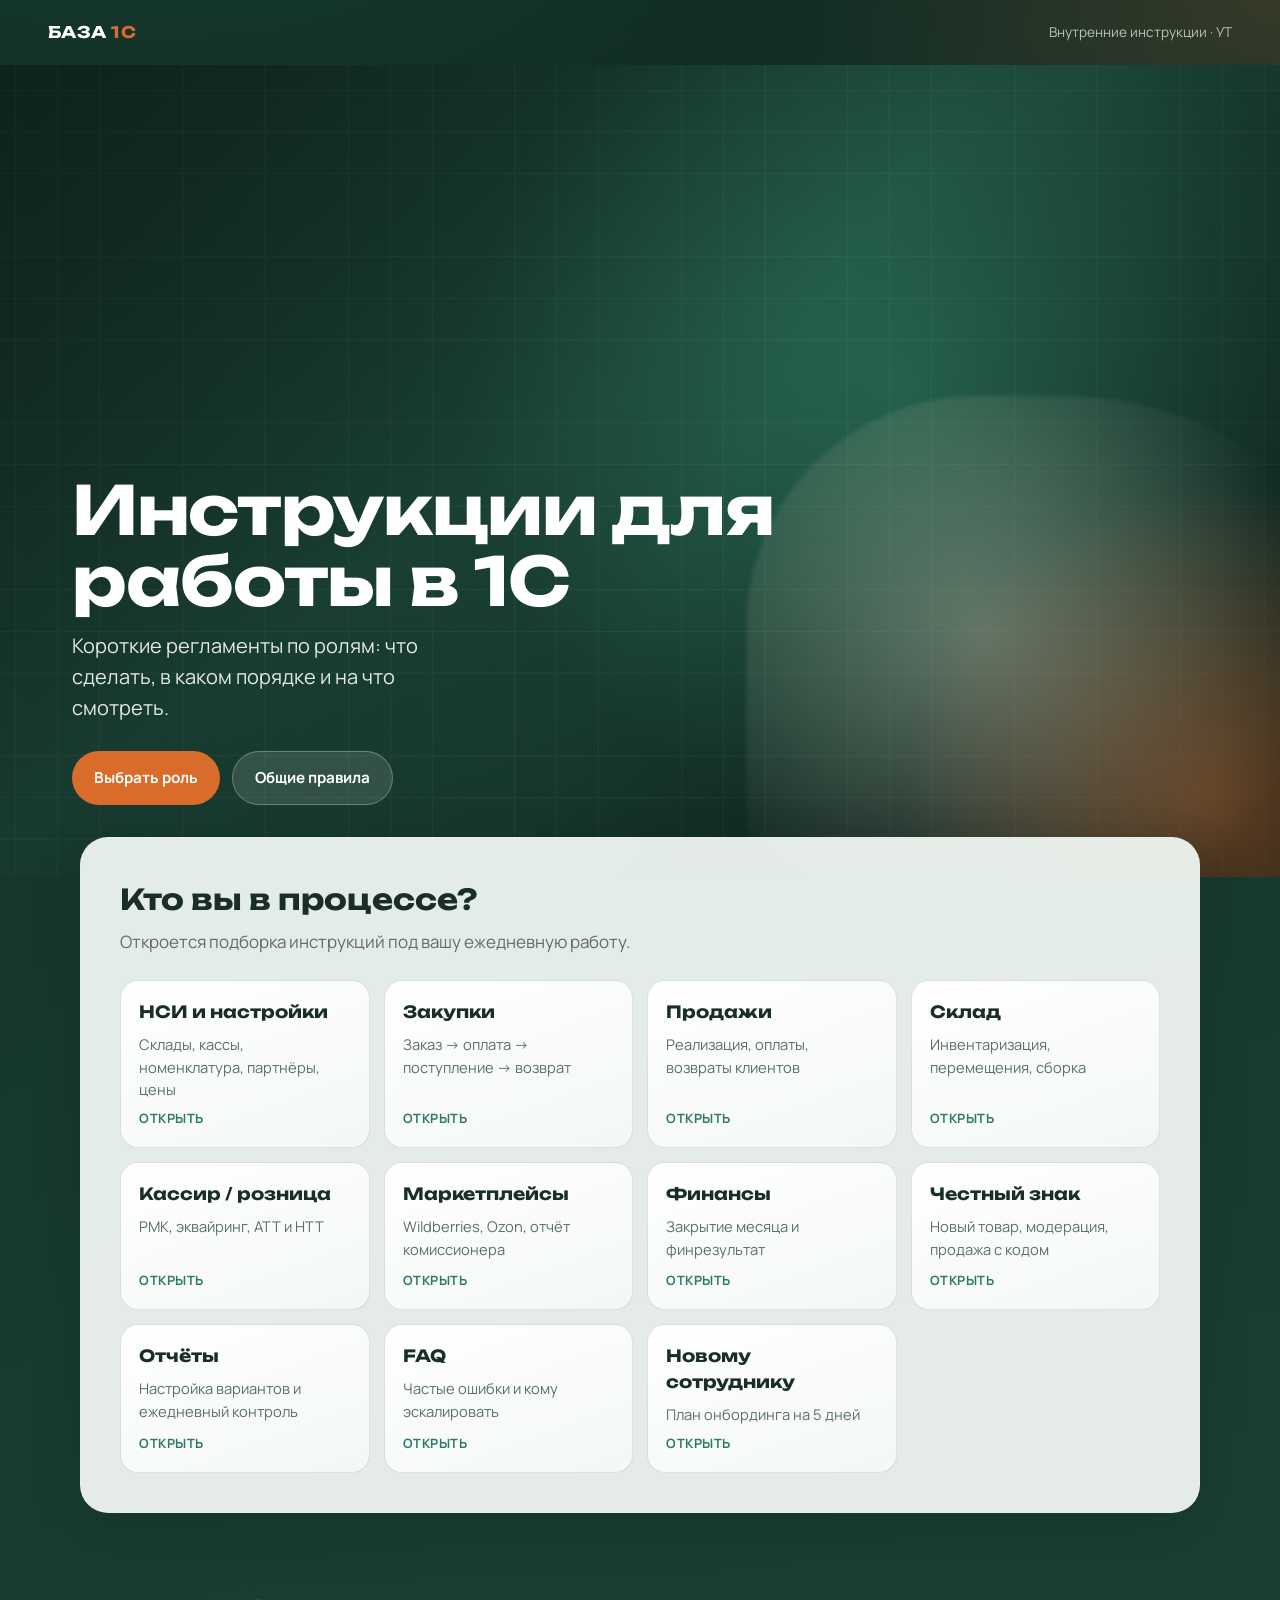
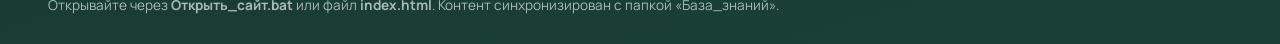
<file: Сайт/index.html>
<!DOCTYPE html>
<html lang="ru">
<head>
  <meta charset="UTF-8" />
  <meta name="viewport" content="width=device-width, initial-scale=1" />
  <title>БАЗА 1С — инструкции для сотрудников</title>
  <link rel="preconnect" href="https://fonts.googleapis.com" />
  <link rel="preconnect" href="https://fonts.gstatic.com" crossorigin />
  <link href="https://fonts.googleapis.com/css2?family=Manrope:wght@400;600;700&family=Unbounded:wght@600;700&display=swap" rel="stylesheet" />
  <link rel="stylesheet" href="assets/styles.css" />
</head>
<body>
  <a class="skip" href="#roles">К выбору роли</a>
  <div class="home-shell">
    <header class="topbar">
      <a class="brand" href="index.html">База <span>1С</span></a>
      <div class="topbar-meta">Внутренние инструкции · УТ</div>
    </header>

    <main>
      <section class="hero" aria-label="Главный экран">
        <div class="hero-visual" aria-hidden="true"></div>
        <div class="hero-content">
          <h1>Инструкции для работы в 1С</h1>
          <p>Короткие регламенты по ролям: что сделать, в каком порядке и на что смотреть.</p>
          <div class="cta-row">
            <a class="btn btn-primary" href="#roles">Выбрать роль</a>
            <a class="btn btn-ghost" href="guide.html#rules">Общие правила</a>
          </div>
        </div>
      </section>

      <section class="roles" id="roles">
        <div class="roles-panel">
          <h2>Кто вы в процессе?</h2>
          <p class="lead">Откроется подборка инструкций под вашу ежедневную работу.</p>
          <div class="role-grid">
            <a class="role" href="guide.html#nsi">
              <strong>НСИ и настройки</strong>
              <span>Склады, кассы, номенклатура, партнёры, цены</span>
              <em>Открыть</em>
            </a>
            <a class="role" href="guide.html#zakupki">
              <strong>Закупки</strong>
              <span>Заказ → оплата → поступление → возврат</span>
              <em>Открыть</em>
            </a>
            <a class="role" href="guide.html#prodazhi">
              <strong>Продажи</strong>
              <span>Реализация, оплаты, возвраты клиентов</span>
              <em>Открыть</em>
            </a>
            <a class="role" href="guide.html#sklad">
              <strong>Склад</strong>
              <span>Инвентаризация, перемещения, сборка</span>
              <em>Открыть</em>
            </a>
            <a class="role" href="guide.html#roznica">
              <strong>Кассир / розница</strong>
              <span>РМК, эквайринг, АТТ и НТТ</span>
              <em>Открыть</em>
            </a>
            <a class="role" href="guide.html#market">
              <strong>Маркетплейсы</strong>
              <span>Wildberries, Ozon, отчёт комиссионера</span>
              <em>Открыть</em>
            </a>
            <a class="role" href="guide.html#finansy">
              <strong>Финансы</strong>
              <span>Закрытие месяца и финрезультат</span>
              <em>Открыть</em>
            </a>
            <a class="role" href="guide.html#chz">
              <strong>Честный знак</strong>
              <span>Новый товар, модерация, продажа с кодом</span>
              <em>Открыть</em>
            </a>
            <a class="role" href="guide.html#otchety">
              <strong>Отчёты</strong>
              <span>Настройка вариантов и ежедневный контроль</span>
              <em>Открыть</em>
            </a>
            <a class="role" href="guide.html#faq">
              <strong>FAQ</strong>
              <span>Частые ошибки и кому эскалировать</span>
              <em>Открыть</em>
            </a>
            <a class="role" href="guide.html#onboarding">
              <strong>Новому сотруднику</strong>
              <span>План онбординга на 5 дней</span>
              <em>Открыть</em>
            </a>
          </div>
        </div>
      </section>
    </main>

    <footer class="home-footer">
      Открывайте через <strong>Открыть_сайт.bat</strong> или файл <strong>index.html</strong>. Контент синхронизирован с папкой «База_знаний».
    </footer>
  </div>
</body>
</html>
</file>
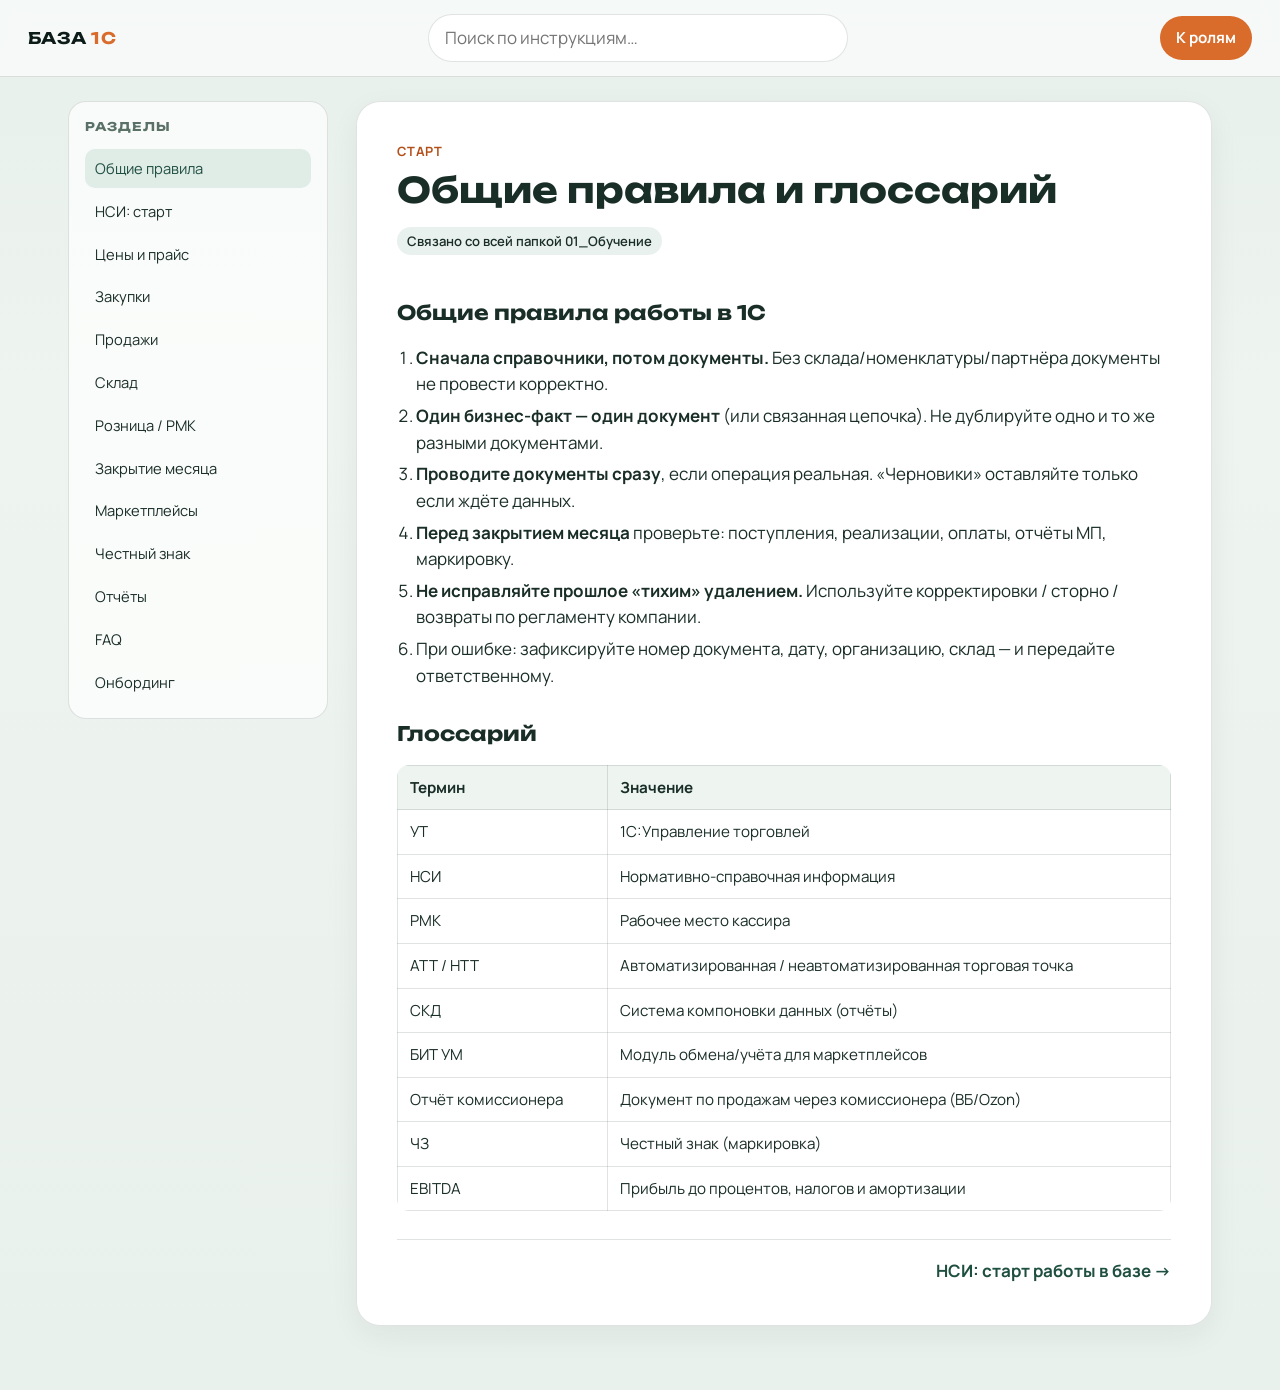
<file: Сайт/guide.html>
<!DOCTYPE html>
<html lang="ru">
<head>
  <meta charset="UTF-8" />
  <meta name="viewport" content="width=device-width, initial-scale=1" />
  <title>Инструкции — БАЗА 1С</title>
  <link rel="preconnect" href="https://fonts.googleapis.com" />
  <link rel="preconnect" href="https://fonts.gstatic.com" crossorigin />
  <link href="https://fonts.googleapis.com/css2?family=Manrope:wght@400;600;700&family=Unbounded:wght@600;700&display=swap" rel="stylesheet" />
  <link rel="stylesheet" href="assets/styles.css" />
</head>
<body class="is-guide">
  <header class="guide-top">
    <a class="brand" href="index.html">База <span>1С</span></a>
    <div class="search-wrap">
      <label class="skip" for="search">Поиск</label>
      <input id="search" type="search" placeholder="Поиск по инструкциям…" autocomplete="off" />
    </div>
    <a class="btn btn-primary" href="index.html#roles" style="padding:10px 16px">К ролям</a>
  </header>

  <div class="guide-layout">
    <aside class="sidebar" aria-label="Содержание">
      <h2>Разделы</h2>
      <nav>
        <ul class="nav-list" id="nav"></ul>
      </nav>
      <div id="search-results" class="hidden" style="margin-top:14px"></div>
    </aside>

    <article class="article" id="article" aria-live="polite"></article>
  </div>

  <script src="assets/content.js"></script>
  <script src="assets/guide.js"></script>
</body>
</html>
</file>
<file: Сайт/assets/styles.css>
:root {
  --ink: #0d1c18;
  --pine: #16352c;
  --forest: #1f4f40;
  --leaf: #2d7a5f;
  --mist: #d7e6df;
  --paper: #eef4f0;
  --paper-2: #f7faf8;
  --sand: #e8dcc8;
  --ember: #d96b2b;
  --ember-deep: #b34f18;
  --line: rgba(13, 28, 24, 0.12);
  --text: #1a2e28;
  --muted: #5a7168;
  --shadow: 0 18px 50px rgba(13, 28, 24, 0.18);
  --radius: 18px;
  --font-display: "Unbounded", "Trebuchet MS", sans-serif;
  --font-body: "Manrope", "Segoe UI", sans-serif;
  --max: 1120px;
}

*,
*::before,
*::after {
  box-sizing: border-box;
}

html {
  scroll-behavior: smooth;
}

body {
  margin: 0;
  color: var(--text);
  font-family: var(--font-body);
  font-size: 17px;
  line-height: 1.55;
  background:
    radial-gradient(1200px 600px at 10% -10%, rgba(45, 122, 95, 0.28), transparent 60%),
    radial-gradient(900px 500px at 100% 0%, rgba(217, 107, 43, 0.18), transparent 55%),
    linear-gradient(165deg, #0f2922 0%, #16352c 38%, #1a4035 100%);
  min-height: 100vh;
}

body.is-guide {
  background:
    linear-gradient(180deg, #e7f0eb 0%, var(--paper) 28%, #e9f1ec 100%);
}

img {
  max-width: 100%;
  display: block;
}

a {
  color: var(--forest);
  text-underline-offset: 3px;
}

a:hover {
  color: var(--ember-deep);
}

.skip {
  position: absolute;
  left: -999px;
  top: 0;
}

.skip:focus {
  left: 12px;
  top: 12px;
  z-index: 50;
  background: #fff;
  padding: 8px 12px;
}

/* ---------- HOME ---------- */

.home-shell {
  min-height: 100vh;
  display: grid;
  grid-template-rows: auto 1fr auto;
}

.topbar {
  display: flex;
  justify-content: space-between;
  align-items: center;
  gap: 16px;
  padding: 20px clamp(20px, 4vw, 48px);
  color: var(--mist);
}

.brand {
  font-family: var(--font-display);
  font-weight: 700;
  font-size: 1rem;
  letter-spacing: 0.08em;
  text-transform: uppercase;
  color: #fff;
  text-decoration: none;
}

.brand span {
  color: var(--ember);
}

.topbar-meta {
  font-size: 0.85rem;
  opacity: 0.8;
}

.hero {
  position: relative;
  overflow: hidden;
  min-height: calc(100vh - 88px);
  padding: clamp(28px, 6vw, 72px);
  display: grid;
  align-items: end;
  color: #fff;
}

.hero-visual {
  position: absolute;
  inset: 0;
  background:
    linear-gradient(120deg, rgba(13, 28, 24, 0.55) 10%, rgba(13, 28, 24, 0.2) 55%, rgba(13, 28, 24, 0.65) 100%),
    url("data:image/svg+xml,%3Csvg xmlns='http://www.w3.org/2000/svg' width='160' height='160' viewBox='0 0 160 160'%3E%3Cg fill='none' stroke='%23ffffff' stroke-opacity='0.06'%3E%3Cpath d='M0 40h160M0 80h160M0 120h160M40 0v160M80 0v160M120 0v160'/%3E%3C/g%3E%3C/svg%3E"),
    radial-gradient(circle at 70% 40%, #2d7a5f 0%, transparent 42%),
    linear-gradient(145deg, #102820, #1f4f40 45%, #0d1c18);
  transform: scale(1.04);
  animation: heroDrift 18s ease-in-out infinite alternate;
}

.hero-visual::after {
  content: "";
  position: absolute;
  right: -8%;
  bottom: -20%;
  width: min(58vw, 640px);
  height: min(58vw, 640px);
  border-radius: 40% 60% 55% 45%;
  background:
    radial-gradient(circle at 35% 35%, rgba(232, 220, 200, 0.35), transparent 55%),
    radial-gradient(circle at 70% 60%, rgba(217, 107, 43, 0.4), transparent 50%);
  filter: blur(2px);
  animation: blobFloat 12s ease-in-out infinite alternate;
}

.hero-content {
  position: relative;
  z-index: 1;
  max-width: 760px;
  animation: riseIn 0.9s ease both;
}

.hero h1 {
  margin: 0 0 14px;
  font-family: var(--font-display);
  font-weight: 700;
  font-size: clamp(2.1rem, 6vw, 4.2rem);
  line-height: 1.05;
  letter-spacing: -0.02em;
}

.hero p {
  margin: 0 0 28px;
  max-width: 34ch;
  font-size: clamp(1.05rem, 2.2vw, 1.25rem);
  color: rgba(255, 255, 255, 0.88);
}

.cta-row {
  display: flex;
  flex-wrap: wrap;
  gap: 12px;
}

.btn {
  display: inline-flex;
  align-items: center;
  justify-content: center;
  gap: 8px;
  border: 0;
  border-radius: 999px;
  padding: 14px 22px;
  font-family: var(--font-body);
  font-weight: 700;
  font-size: 0.95rem;
  text-decoration: none;
  cursor: pointer;
  transition: transform 0.2s ease, background 0.2s ease, color 0.2s ease;
}

.btn:hover {
  transform: translateY(-2px);
}

.btn-primary {
  background: var(--ember);
  color: #fff;
}

.btn-primary:hover {
  background: var(--ember-deep);
  color: #fff;
}

.btn-ghost {
  background: rgba(255, 255, 255, 0.12);
  color: #fff;
  border: 1px solid rgba(255, 255, 255, 0.28);
  backdrop-filter: blur(6px);
}

.btn-ghost:hover {
  background: rgba(255, 255, 255, 0.2);
  color: #fff;
}

.roles {
  position: relative;
  z-index: 2;
  margin-top: -40px;
  padding: 0 clamp(20px, 4vw, 48px) 64px;
}

.roles-panel {
  max-width: var(--max);
  margin: 0 auto;
  background: rgba(238, 244, 240, 0.96);
  border-radius: 28px;
  box-shadow: var(--shadow);
  padding: clamp(22px, 4vw, 40px);
  animation: riseIn 1s 0.15s ease both;
}

.roles-panel h2 {
  margin: 0 0 8px;
  font-family: var(--font-display);
  font-size: clamp(1.35rem, 3vw, 1.8rem);
}

.roles-panel .lead {
  margin: 0 0 24px;
  color: var(--muted);
}

.role-grid {
  display: grid;
  grid-template-columns: repeat(auto-fit, minmax(220px, 1fr));
  gap: 14px;
}

.role {
  display: flex;
  flex-direction: column;
  gap: 8px;
  min-height: 148px;
  padding: 18px;
  border-radius: 18px;
  text-decoration: none;
  color: var(--text);
  background: linear-gradient(160deg, #fff, #f3f8f5);
  border: 1px solid var(--line);
  transition: transform 0.2s ease, border-color 0.2s ease, box-shadow 0.2s ease;
}

.role:hover {
  transform: translateY(-3px);
  border-color: rgba(45, 122, 95, 0.45);
  box-shadow: 0 12px 28px rgba(22, 53, 44, 0.12);
  color: var(--text);
}

.role strong {
  font-family: var(--font-display);
  font-size: 1.05rem;
}

.role span {
  color: var(--muted);
  font-size: 0.92rem;
}

.role em {
  margin-top: auto;
  font-style: normal;
  font-size: 0.8rem;
  font-weight: 700;
  letter-spacing: 0.04em;
  text-transform: uppercase;
  color: var(--leaf);
}

.home-footer {
  padding: 18px clamp(20px, 4vw, 48px) 28px;
  color: rgba(215, 230, 223, 0.75);
  font-size: 0.85rem;
}

/* ---------- GUIDE LAYOUT ---------- */

.guide-top {
  position: sticky;
  top: 0;
  z-index: 20;
  display: flex;
  align-items: center;
  justify-content: space-between;
  gap: 12px;
  padding: 14px clamp(16px, 3vw, 28px);
  background: rgba(247, 250, 248, 0.92);
  backdrop-filter: blur(10px);
  border-bottom: 1px solid var(--line);
}

.guide-top .brand {
  color: var(--ink);
}

.search-wrap {
  flex: 1;
  max-width: 420px;
}

.search-wrap input {
  width: 100%;
  border: 1px solid var(--line);
  border-radius: 999px;
  padding: 10px 16px;
  font: inherit;
  background: #fff;
}

.guide-layout {
  max-width: 1200px;
  margin: 0 auto;
  padding: 24px clamp(16px, 3vw, 28px) 64px;
  display: grid;
  grid-template-columns: 260px 1fr;
  gap: 28px;
}

.sidebar {
  position: sticky;
  top: 78px;
  align-self: start;
  background: rgba(255, 255, 255, 0.7);
  border: 1px solid var(--line);
  border-radius: var(--radius);
  padding: 16px;
  max-height: calc(100vh - 100px);
  overflow: auto;
}

.sidebar h2 {
  margin: 0 0 12px;
  font-size: 0.75rem;
  letter-spacing: 0.08em;
  text-transform: uppercase;
  color: var(--muted);
  font-family: var(--font-display);
}

.nav-list {
  list-style: none;
  margin: 0;
  padding: 0;
  display: grid;
  gap: 4px;
}

.nav-list a {
  display: block;
  text-decoration: none;
  color: var(--text);
  padding: 8px 10px;
  border-radius: 10px;
  font-size: 0.92rem;
}

.nav-list a:hover,
.nav-list a.active {
  background: rgba(45, 122, 95, 0.12);
  color: var(--forest);
}

.article {
  background: #fff;
  border: 1px solid var(--line);
  border-radius: 24px;
  padding: clamp(20px, 4vw, 40px);
  box-shadow: 0 10px 30px rgba(16, 40, 32, 0.06);
  animation: riseIn 0.45s ease both;
}

.article .eyebrow {
  margin: 0 0 8px;
  color: var(--ember-deep);
  font-size: 0.8rem;
  font-weight: 700;
  letter-spacing: 0.06em;
  text-transform: uppercase;
}

.article h1 {
  margin: 0 0 12px;
  font-family: var(--font-display);
  font-size: clamp(1.6rem, 3.5vw, 2.2rem);
  line-height: 1.15;
}

.article h2 {
  margin: 1.8rem 0 0.7rem;
  font-family: var(--font-display);
  font-size: 1.25rem;
}

.article h3 {
  margin: 1.3rem 0 0.5rem;
  font-size: 1.05rem;
}

.article p,
.article li {
  color: var(--text);
}

.article ul,
.article ol {
  padding-left: 1.2rem;
}

.article li + li {
  margin-top: 0.35rem;
}

.article hr {
  border: 0;
  border-top: 1px solid var(--line);
  margin: 1.6rem 0;
}

.article table {
  width: 100%;
  border-collapse: collapse;
  font-size: 0.95rem;
  margin: 1rem 0 1.4rem;
  overflow: hidden;
  border-radius: 12px;
}

.article th,
.article td {
  border: 1px solid var(--line);
  padding: 10px 12px;
  text-align: left;
  vertical-align: top;
}

.article th {
  background: #eef5f1;
  font-weight: 700;
}

.article pre,
.article .flow {
  background: #102820;
  color: #e7f2ec;
  border-radius: 14px;
  padding: 14px 16px;
  overflow: auto;
  font-family: Consolas, "Courier New", monospace;
  font-size: 0.9rem;
  line-height: 1.45;
}

.checklist {
  list-style: none;
  padding: 0;
  margin: 0.8rem 0 1.2rem;
}

.checklist li {
  position: relative;
  padding: 8px 12px 8px 36px;
  border: 1px solid var(--line);
  border-radius: 12px;
  background: var(--paper-2);
  margin-top: 8px;
}

.checklist li::before {
  content: "";
  position: absolute;
  left: 12px;
  top: 12px;
  width: 14px;
  height: 14px;
  border: 2px solid var(--leaf);
  border-radius: 4px;
}

.callout {
  margin: 1rem 0;
  padding: 14px 16px;
  border-left: 4px solid var(--ember);
  background: #fff6ef;
  border-radius: 0 12px 12px 0;
}

.video-ref {
  display: inline-block;
  margin-top: 4px;
  padding: 4px 10px;
  border-radius: 999px;
  background: rgba(45, 122, 95, 0.1);
  color: var(--forest);
  font-size: 0.82rem;
  font-weight: 600;
}

.page-nav {
  display: flex;
  justify-content: space-between;
  gap: 12px;
  margin-top: 28px;
  padding-top: 18px;
  border-top: 1px solid var(--line);
}

.page-nav a {
  text-decoration: none;
  font-weight: 700;
}

.hidden {
  display: none !important;
}

@media (max-width: 880px) {
  .guide-layout {
    grid-template-columns: 1fr;
  }

  .sidebar {
    position: static;
    max-height: none;
  }

  .guide-top {
    flex-wrap: wrap;
  }

  .search-wrap {
    order: 3;
    max-width: none;
    flex-basis: 100%;
  }
}

@keyframes riseIn {
  from {
    opacity: 0;
    transform: translateY(16px);
  }
  to {
    opacity: 1;
    transform: translateY(0);
  }
}

@keyframes heroDrift {
  from {
    transform: scale(1.02) translate3d(0, 0, 0);
  }
  to {
    transform: scale(1.06) translate3d(-1.5%, 1%, 0);
  }
}

@keyframes blobFloat {
  from {
    transform: translate3d(0, 0, 0) rotate(0deg);
  }
  to {
    transform: translate3d(-4%, -3%, 0) rotate(8deg);
  }
}

@media (prefers-reduced-motion: reduce) {
  *,
  *::before,
  *::after {
    animation: none !important;
    transition: none !important;
  }
}
</file>
